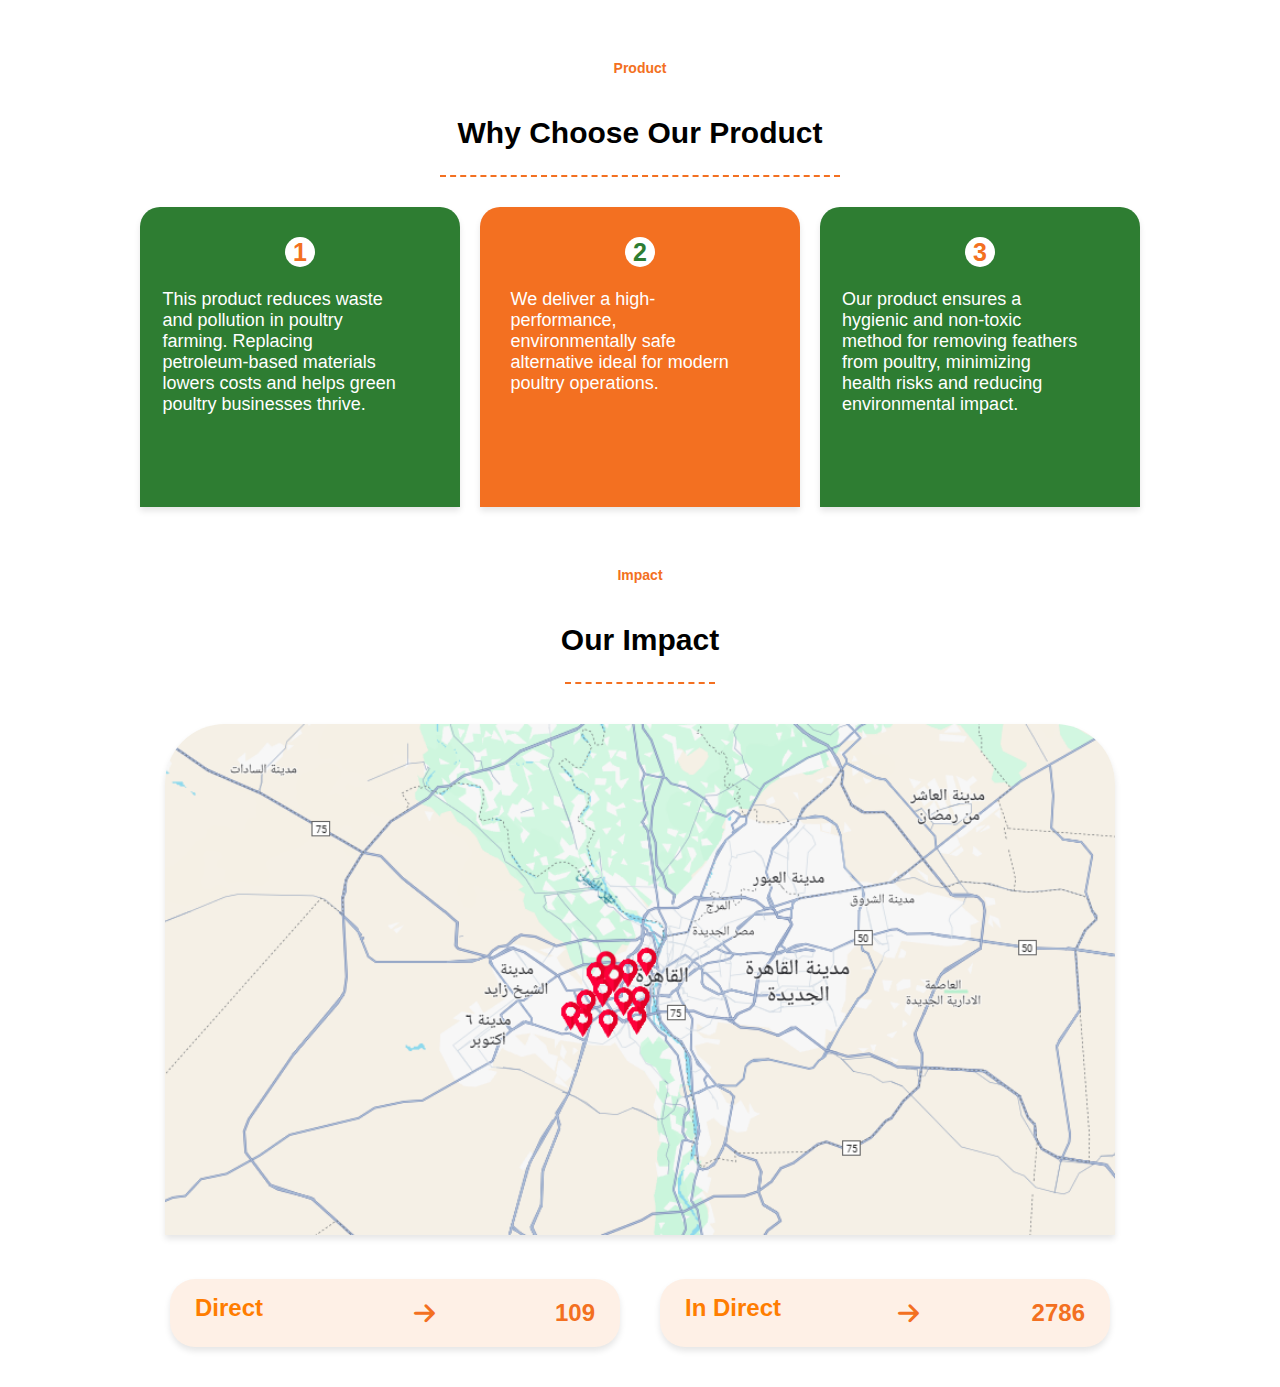
<file: product.html>
<!DOCTYPE html>
<html lang="en">
<head>
<meta charset="UTF-8" />
<meta name="viewport" content="width=device-width, initial-scale=1.0" />
<link rel="stylesheet" href="https://cdnjs.cloudflare.com/ajax/libs/font-awesome/6.5.0/css/all.min.css">


<title>Product Impact Page</title>
<link rel="stylesheet" href="product.css">
</head>
<body>
  <div class="section-title">Product</div>
  <h2>Why Choose Our Product</h2>
  <div class="divider"></div>
  <div class="why-product">
    <div class="box">
      <div class="box-number">1</div>
        <div class="texts"> <br> <br> This product reduces waste  <br> 
            and pollution in poultry<br> 
            farming. Replacing <br> 
            petroleum-based materials <br>
            lowers costs and helps green <br>
              poultry businesses thrive.</div>
    </div>
    <div class="box">
      <div class="box-number2">2</div>
      <div class="texts2"> <br> <br> We deliver a high-<br>
        performance,<br>
        environmentally safe<br>
        alternative ideal for modern <br>
          poultry operations. </div>
    </div>
    <div class="box">
      <div class="box-number">3</div>
      <div class="texts"> <br> <br>  Our product ensures a <br>
        hygienic and non-toxic <br>
        method for removing feathers <br>
        from poultry, minimizing<br> 
        health risks and reducing<br>
          environmental impact. </div>
    </div>
  </div>

  <div class="section-title"> Impact</div>
  <h2>Our Impact</h2>
  <div class="divider-impact"></div>
  <div class="impact-map">
    <img src="images/map2 (3).png" alt="Impact Map Placeholder" />
  </div>
  <div class="impact-stats">
    <div class="impact-box">
      <div class="label">Direct</div>
      <i class="fa-solid fa-arrow-right"></i>
      <span id="direct-counter">0</span>
    </div>
    <div class="impact-box">
      <div class="label">In Direct</div>
      <i class="fa-solid fa-arrow-right"></i>
      <span id="indirect-counter">0</span>
    </div>
  </div>



<script src="product.js"></script>
</body>
</html>
</file>
<file: product.css>
body {
    font-family: Arial, sans-serif;
    margin: 0;
    background-color: #fff;
}
h2 {
    text-align: center;
    margin-top: 40px;
    font-size: 30px;
}
.divider {
    width: 400px;
    border-top: 2px dashed #f37021;
    margin: 10px auto 30px auto;
}
.divider-impact {
    width: 150px;
    border-top: 2px dashed #f37021;
    margin: 10px auto 30px auto;
}

.section-title {
    color: #f37021;
    text-align: center;
    font-weight: bold;
    font-size: 14px;
    margin-top: 60px;
    }
.why-product {
    display: flex;
    justify-content: center;
    flex-wrap: wrap;
    margin: 30px auto;
    gap: 20px;
    max-width: 1000px;
    }
.box {
    flex: 1;
    min-width: 300px;
    padding: 10px;
    height: 280px;
    color: white;
    border-radius: 20px 20px 0 0 ;
    box-shadow: 0 4px 6px rgba(0,0,0,0.1);
    position: relative;
    }
.texts{
    align-items: center;
    /* margin: 10px; */
    left: 26%;
    transform: translateX(-26%);
    position: absolute;
    margin-top: 30px;
    font-size: 18px;
}
.texts2{
    align-items: center;
    /* margin: 10px; */
    left: 30%;
    transform: translateX(-30%);
    position: absolute;
    margin-top: 30px;
    font-size: 18px;
}
.box:nth-child(1), .box:nth-child(3) {
    background-color: #2e7d32;
    }
.box:nth-child(2) {
    background-color: #f37021;
    }
.box-number {
    background: white;
    color: #f37021;
    font-weight: bold;
    font-size: 25px;
    border-radius: 50%;
    width: 30px;
    height: 30px;
    text-align: center;
    line-height: 30px;
    margin-top: 20px;
    position: absolute;
    left: 50%;
    transform: translateX(-50%);
    }

    .box-number2 {
    background: white;
    color: #2e7d32;
    font-weight: bold;
    font-size: 25px;
    border-radius: 50%;
    width: 30px;
    height: 30px;
    margin-top: 20px;
    text-align: center;
    line-height: 30px;
    margin-bottom: 10px;
    position: absolute;
    left: 50%;
    transform: translateX(-50%);
    }
.impact-map {
    text-align: center;
    margin: 40px auto;
    }
.impact-map img {
    width: 100%;
    max-width: 950px;
    border-radius: 60px 60px 0 0 ;
    box-shadow: 0 4px 6px rgba(0,0,0,0.1);
    }
.impact-stats {
    display: flex;
    justify-content: center;
    margin: 40px auto;
    max-width: 600px;
    gap: 40px;
    }
.impact-box {
    background-color: #FEF0E6;
    padding: 15px 25px;
    border-radius: 25px;
    box-shadow: 0 4px 6px rgba(0,0,0,0.1);
    flex-direction:row;
    align-items: center;
    font-size: 24px;
    font-weight: bold;
    color: #f37021;
    border: 6px 6px 0px 0px solid #FEF0E6;
    display: flex;             
    align-items: center;       
    justify-content: space-between;
    min-width: 400px;
    }

.impact-box .label {
    font-size: 18px bold;
    color:#FF7D00;
    font-weight: 600;
    margin-bottom: 10px;
    width: 100px;
    }

#direct-contact {
    text-align: center;
    margin: 40px auto;
    gap: 20px;
    }
</file>
